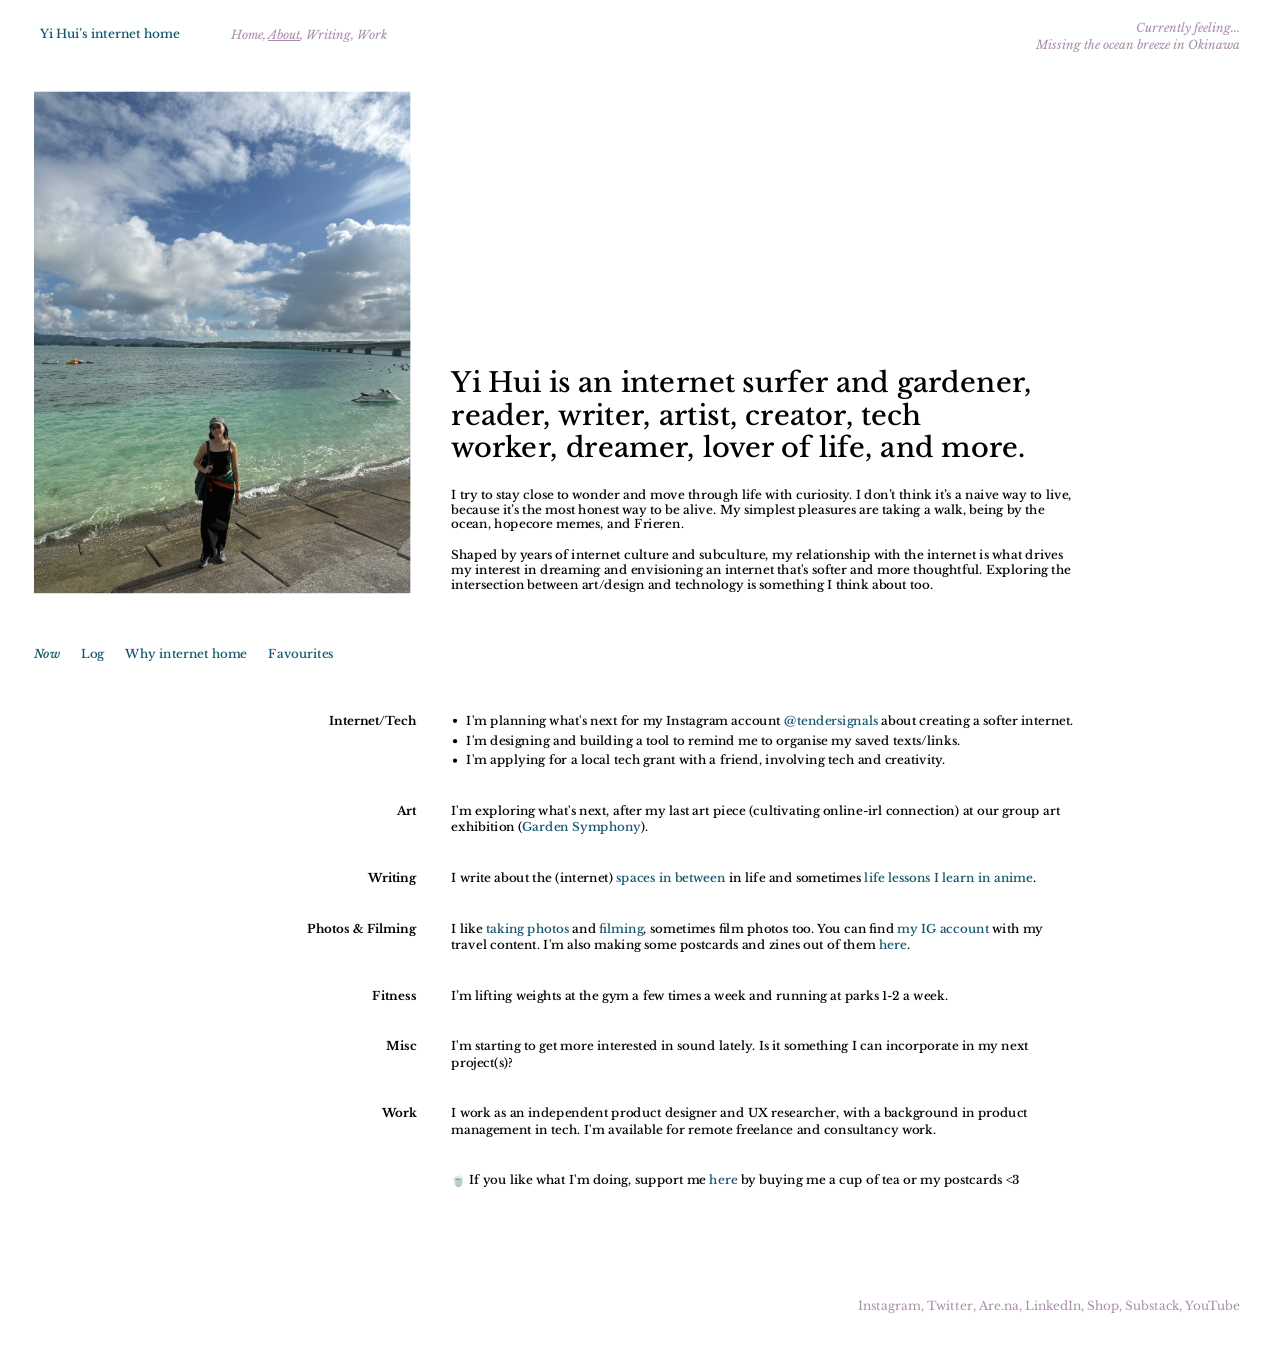
<file: about.html>
<!DOCTYPE html>
<html lang="en">
<head>
<meta charset="UTF-8">
<meta name="viewport" content="width=device-width, initial-scale=1, viewport-fit=cover">
<title>About — Yi Hui's internet home</title>
<link rel="icon" href="data:,">
<link rel="preconnect" href="https://fonts.googleapis.com">
<link rel="preconnect" href="https://fonts.gstatic.com" crossorigin>
<link href="https://fonts.googleapis.com/css2?family=Libre+Baskerville:ital,wght@0,400;0,700;1,400;1,700&display=swap" rel="stylesheet">
<link rel="stylesheet" href="assets/css/site.css">
<style>
  :root {
    box-sizing: border-box;
    padding-top: env(safe-area-inset-top, 0px);
    padding-bottom: env(safe-area-inset-bottom, 0px);
    --ink: #12566d;
    --lav: #aa8dab;
    --lav-dim: rgba(170,141,171,0.6);
    --paper: #f4f7fa;
  }
  html { scroll-padding-top: env(safe-area-inset-top, 0px); }
  *, *::before, *::after { box-sizing: border-box; }

  body {
    margin: 0;
    background: #fff;
    color: #000;
    font-family: 'Libre Baskerville', Georgia, 'Times New Roman', serif;
    -webkit-font-smoothing: antialiased;
    overflow-x: hidden;
  }
  a { color: var(--ink); text-decoration: none; transition: color 0.3s ease; }
a:hover { color: var(--lav); }


  /* ---------- Scale stage: fixed 1512-wide design, scaled as one
       unit to fit the screen width (never past its true 1:1 size).
       Unlike the home page, this page's content is taller than one
       screen by design, so it scrolls naturally — height is NOT
       fit-capped here. ---------- */
  .stage-wrap {
    position: relative;
    z-index: 2;
    width: 100%;
    overflow: hidden;
  }
  .canvas {
    position: absolute;
    left: 50%;
    top: 0;
    margin-left: -756px; /* half of 1512px design width, for centering */
    width: 1512px;
    height: 1300px; /* fallback; JS sets the real height per active tab */
    transform-origin: top center;
  }



  /* ---------- Social row: sits as a footer at the true end of the
       page (About scrolls, unlike Home, so this stays in normal flow
       instead of floating fixed over content as you scroll). ---------- */
.social-row {
  max-width: 1512px;
  margin: 0 auto;
  padding: 24px 40px 48px;
  text-align: right;
}

  /* ---------- Header: portrait photo + intro text ---------- */
  .about-header {
    position: absolute;
    left: 40px; top: 108px;
    width: 1233px; height: 593px;
  }
  .about-photo {
    position: absolute;
    left: 0; top: 0;
    width: 445px; height: 593px;
    overflow: hidden;
  }
  .about-photo img { width: 100%; height: 100%; object-fit: cover; display: block; }
    /* Heading + body sit in one block pinned to the BOTTOM of the header,
     so the last line always lines up with the bottom of the photo. */
  .about-text {
    position: absolute;
    left: 493px;
    bottom: 0;
    width: 740px;
  }
  .about-heading {
    width: 687px;
    margin-bottom: 27px;        /* gap between heading and body */
    font-size: 32px;
    font-weight: 500;
    line-height: 1.2;
    color: #000;
  }
  .about-heading p { margin: 0; }
  .about-body {
    font-size: 14px;
    font-weight: 500;
    line-height: 1.28;
    color: #000;
  }
  .about-body p { margin: 0; }

  /* ---------- Sub-nav (tabs) ---------- */
  .sub-nav {
    position: absolute;
    left: 40px; top: 763px;
    display: flex;
    gap: 25px;
    font-size: 14px;
    font-weight: 500;
    color: var(--ink);
  }
  .sub-nav button {
    font: inherit;
    color: inherit;
    background: none;
    border: none;
    padding: 0;
    cursor: pointer;
    font-family: 'Libre Baskerville', Georgia, serif;
  }
  .sub-nav button:hover { color: var(--lav); }
  .sub-nav button.active { font-style: italic; }

  /* ---------- Tab panels: each is a full-canvas-width absolute
       layer, so its children can use exact Figma coordinates
       directly (same system as the header above). ---------- */
  .tab-panel { position: absolute; left: 0; top: 0; width: 1512px; display: none; }
  .tab-panel.active { display: block; }

  /* "Now": category rows. cat-desc's left edge (533px) is the same
     x as the body paragraph in the header above, so they line up —
     that's the alignment your annotation pointed at. */
  .cat-row { position: absolute; left: 0; width: 1512px; }
  .cat-label {
    position: absolute;
    right: 1020px;
    top: 0;
    text-align: right;
    font-size: 14px;
    font-weight: 500;
    color: #000;
    white-space: nowrap;
  }
  .cat-desc {
    position: absolute;
    left: 533px;
    top: 0;
    width: 740px;
    font-size: 14px;
    font-weight: 500;
    line-height: 1.4;
    color: #000;
  }

/* "Past" and "Now": two-column rows in a grid, so the gap between rows
   stays the same no matter how long each description is. */
.past-list,
.now-list {
  position: absolute;
  left: 0; top: 842px;
  width: 1512px;
  display: grid;
  grid-template-columns: 492px 740px; /* label's right edge = 1512-1020 = 492 */
  column-gap: 41px;                   /* desc starts at 492 + 41 = 533 */
  row-gap: 40px;                      /* the consistent gap between categories */
}
.past-list .cat-label,
.past-list .cat-desc,
.now-list .cat-label,
.now-list .cat-desc {
  position: static;
  width: auto;
  line-height: 1.4; /* keeps label and desc baselines aligned */
}

/* Bullet lists inside a description */
.cat-desc ul {
  margin: 8px 0 0;
  padding-left: 18px;
}
.cat-desc ul:first-child { margin-top: 0; } /* bullets only, no description text */
.cat-desc li { margin: 0 0 4px; }
.cat-desc li:last-child { margin-bottom: 0; }


  
  /* "Why internet home" */
  .why-photo {
    position: absolute;
    left: 240px; top: 842px;
    width: 245px; height: 327px;
    overflow: hidden;
  }
  .why-photo img { width: 100%; height: 100%; object-fit: cover; display: block; }
  .why-text {
    position: absolute;
    left: 533px; top: 842px;
    width: 740px;
    font-size: 14px;
    font-weight: 500;
    line-height: 1.55;
    color: #000;
  }
  .why-text p { margin: 0 0 1em; }
  .why-text p:last-child { margin-bottom: 0; }
  .why-text a {
    color: var(--ink);
    text-decoration: none;
    transition: color 0.3s ease;
  }
  .why-text a:hover { color: var(--lav); }

  /* "Favourites": a 3-across grid of category cards. Hovering a card
     dims its image and reveals a list for that category — the
     mechanism your Figma "Anime" card showed. Only Anime has real
     content right now, so the rest stay as plain "coming soon"
     tiles rather than inventing categories that don't exist yet. */
  .fav-intro {
    position: absolute;
    left: 40px; top: 842px;
    width: 1432px;
    font-size: 14px;
    color: #000;
  }
  .fav-intro p { margin: 0 0 16px; }
  .fav-intro p:last-child { margin-bottom: 0; }
  .fav-intro .fav-quote { font-style: italic; }
  .fav-grid {
    position: absolute;
    left: 0; top: 962px;
    width: 1512px;
    display: grid;
    grid-template-columns: repeat(3, 504px);
  }
  .fav-card {
    position: relative;
    width: 504px; height: 447px;
    overflow: hidden;
    background: var(--paper);
    border-right: 1px solid var(--ink);
    border-bottom: 1px solid var(--ink);
    box-sizing: border-box;
  }
  .fav-grid > .fav-card:nth-child(3n+1) { border-left: 1px solid var(--ink); }
  .fav-grid > .fav-card:nth-child(-n+3) { border-top: 1px solid var(--ink); }
  .fav-card.has-content { cursor: pointer; }
  .fav-card-media {
    position: absolute;
    left: 24px; top: 24px; right: 24px; bottom: 64px;
    overflow: hidden;
  }
  .fav-card-media img {
    width: 100%; height: 100%;
    object-fit: contain;
    display: block;
    transition: opacity 0.4s ease;
  }
  .fav-card .fav-label {
    position: absolute;
    left: 0; right: 0; bottom: 24px;
    text-align: center;
    font-size: 14px;
    color: #000;
    pointer-events: none;
    z-index: 2;
  }
  .fav-card .fav-overlay {
    position: absolute;
    inset: 0;
    z-index: 1;
    background: #f5e8f5;
    display: flex;
    flex-direction: column;
    align-items: center;
    justify-content: center;
    padding: 40px 40px 56px;
    text-align: center;
    opacity: 0;
    transition: opacity 0.4s ease;
    pointer-events: none;
    box-sizing: border-box;
  }
  .fav-card.has-content:hover .fav-card-media img { opacity: 0.15; }
  .fav-card.has-content:hover .fav-overlay,
  .fav-card.placeholder.hoverable:hover .fav-overlay { opacity: 1; pointer-events: auto; }
  .fav-overlay h4 { margin: 0 0 14px; font-size: 14px; font-weight: 700; color: var(--ink); }
  .fav-overlay ul { list-style: disc; margin: 0; padding-left: 20px; text-align: left; font-size: 13px; line-height: 1.7; color: #000; max-width: 320px; }
  .fav-overlay .fav-more { margin-top: 14px; font-size: 13px; }
  .fav-overlay .fav-more a { color: var(--ink); text-decoration: none; transition: color 0.3s ease; }
  .fav-overlay .fav-more a:hover { color: var(--lav); }

  .fav-card.placeholder {
    display: flex;
    align-items: center;
    justify-content: center;
    background: var(--paper);
    box-sizing: border-box;
  }
  .fav-card.placeholder span {
    font-size: 13px;
    font-style: italic;
    color: var(--lav);
  }
  .fav-card.placeholder.hoverable {
    cursor: pointer;
    transition: background 0.4s ease;
  }
  .fav-card.placeholder.hoverable:hover {
    background: #f5e8f5;
  }
  .fav-card.placeholder.hoverable:hover > span { opacity: 0; }
  .fav-card.placeholder.hoverable .fav-overlay { background: transparent; }

  .tab-placeholder {
    font-size: 14px;
    font-style: italic;
    color: var(--lav);
  }

  /* ---------- Mobile ---------- */
  body.is-mobile .stage-wrap { overflow: visible; }
  body.is-mobile .canvas {
    position: static !important;
    left: auto !important;
    margin-left: 0 !important;
    width: 100% !important;
    height: auto !important;
    transform: none !important;
    padding: 88px 6% 64px;
  }
  
  body.is-mobile .social-row {
    max-width: none;
    width: 100%;
    text-align: left;
    padding: 0 6%;
    margin-top: 40px;
  }

  body.is-mobile .about-header { position: static; width: 100%; height: auto; }
  body.is-mobile .about-photo { position: static; width: 100%; height: 70vw; max-height: 600px; margin-bottom: 24px; }
  body.is-mobile .about-text { position: static; width: 100%; }
  body.is-mobile .about-heading,
  body.is-mobile .about-body {
    position: static;
    width: 100%;
    height: auto; 
    margin-bottom: 20px;
  }
  body.is-mobile .about-heading { font-size: 24px; }

  body.is-mobile .sub-nav { position: static; margin: 32px 0 24px; flex-wrap: wrap; row-gap: 8px; }
  body.is-mobile .tab-panel { position: static; width: 100%; }

  body.is-mobile .cat-row { position: static; width: 100%; margin-bottom: 24px; display: block; }
  body.is-mobile .cat-label { position: static; text-align: left; margin-bottom: 4px; display: block; }
  body.is-mobile .cat-desc { position: static; width: 100%; display: block; }

body.is-mobile .past-list,
body.is-mobile .now-list { position: static; width: 100%; display: block; }
body.is-mobile .past-list .cat-label,
body.is-mobile .now-list .cat-label { display: block; text-align: left; margin-bottom: 4px; }
body.is-mobile .past-list .cat-desc,
body.is-mobile .now-list .cat-desc { display: block; margin-bottom: 24px; }
  
  body.is-mobile .why-photo { position: static; width: 100%; height: 60vw; max-height: 360px; margin-bottom: 20px; }
  body.is-mobile .why-text { position: static; width: 100%; }

  body.is-mobile .fav-intro { position: static; width: 100%; margin-bottom: 24px; }
  body.is-mobile .fav-grid { position: static; width: 100%; display: block; }
  body.is-mobile .fav-card { width: 100%; height: 68vw; max-height: 420px; margin-bottom: 12px; border: 1px solid var(--ink); }
  body.is-mobile .fav-card .fav-overlay {
  padding: 20px;
  overflow-y: auto;
  -webkit-overflow-scrolling: touch;
  justify-content: flex-start;
}
body.is-mobile .fav-card.has-content:hover .fav-label,
body.is-mobile .fav-card.placeholder.hoverable:hover .fav-label {
  opacity: 0;
}

  @media (prefers-reduced-motion: reduce) {
    * { transition-duration: 0.01ms !important; }
  }
</style>
</head>
<body>

  <script src="assets/js/nav.js"></script>

  <div class="stage-wrap" id="stageWrap">
    <div class="canvas" id="canvas">
      

      <div class="about-header">
        <div class="about-photo">
          <img src="assets/images/IMG_1587.JPG" alt="Yi Hui, portrait photo">
        </div>
        <div class="about-text">
          <div class="about-heading">
            <p>Yi Hui is an internet surfer and gardener, reader, writer, artist, creator, tech worker, dreamer, lover of life, and more.</p>
          </div>
          <div class="about-body">
            <p>I try to stay close to wonder and move through life with curiosity. I don&rsquo;t think it&rsquo;s a naive way to live, because it&rsquo;s the most honest way to be alive. My simplest pleasures are taking a walk, being by the ocean, hopecore memes, and Frieren.</p>
            <p>&nbsp;</p>
            <p>Shaped by years of internet culture and subculture, my relationship with the internet is what drives my interest in dreaming and envisioning an internet that's softer and more thoughtful. Exploring the intersection between art/design and technology is something I think about too. </p>
          </div>
        </div>
      </div>

<div class="sub-nav" id="subNav">
  <button type="button" class="active" data-tab="now" data-auto-height>Now</button>
  <button type="button" data-tab="past" data-auto-height>Log</button>
  <button type="button" data-tab="why" data-auto-height>Why internet home</button>
  <button type="button" data-tab="favourites" data-auto-height>Favourites</button>
</div>

      <div class="tab-panel active" id="tab-now">
  <div class="now-list">

    <div class="cat-label"><b>Internet/Tech</b></div>
       <div class="cat-desc">
        <ul>
    <li>I'm planning what's next for my Instagram account <a href="https://www.instagram.com/tendersignals">@tendersignals</a> about creating a softer internet. </li>
    <li>I'm designing and building a tool to remind me to organise my saved texts/links.</a></li>
    <li>I'm applying for a local tech grant with a friend, involving tech and creativity.</li> 
  </ul>
    </div>

    <div class="cat-label"><b>Art</b></div>
    <div class="cat-desc">I'm exploring what's next, after my last art piece (cultivating online-irl connection) at our group art exhibition (<a href="https://www.instagram.com/gentle.cosmos/">Garden Symphony</a>).</div>

    <div class="cat-label"><b>Writing</b></div>
    <div class="cat-desc">I write about the (internet) <a href="https://yihuiwrites.substack.com/">spaces in between</a> in life and sometimes <a href="https://yihui.substack.com/">life lessons I learn in anime</a>.</div>

    <div class="cat-label"><b>Photos &amp; Filming</b></div>
    <div class="cat-desc">I like <a href="https://unsplash.com/@yihuichan">taking photos</a> and <a href="https://www.youtube.com/@yihuic">filming</a>, sometimes film photos too. You can find <a href="https://www.instagram.com/burntmustard/">my IG account</a> with my travel content. I'm also making some postcards and zines out of them <a href="https://buymeacoffee.com/chanyihui/extras">here</a>.</div>

    <div class="cat-label"><b>Fitness</b></div>
    <div class="cat-desc">I&rsquo;m lifting weights at the gym a few times a week and running at parks 1-2 a week.</div>

    <div class="cat-label"><b>Misc</b></div>
    <div class="cat-desc">I'm starting to get more interested in sound lately. Is it something I can incorporate in my next project(s)?</div>

    <div class="cat-label"><b>Work</b></div>
    <div class="cat-desc">I work as an independent product designer and UX researcher, with a background in product management in tech. I'm available for remote freelance and consultancy work.</div>

    <div class="cat-label"></div> <!-- empty label for the tea line -->
    <div class="cat-desc">🍵 If you like what I'm doing, support me <a href="https://buymeacoffee.com/chanyihui">here</a> by buying me a cup of tea or my postcards <3</div>

  </div>
</div>

<div class="tab-panel" id="tab-past">
  <div class="past-list" id="past-list">
    <div class="cat-label">Oct 2026</div>
    <div class="cat-desc">
       <ul>
    <li>New personal website - you're here now!</li>
    <li>Talk: Spoke about how to surf the internet again at <a href="https://www.instagram.com/p/Dea5qcwD-kk">Sunward Club</a></li>
  </ul>
    </div>

    <div class="cat-label">Aug 2026</div>
    <div class="cat-desc">
        <ul>
    <li>Co-organised <a href="https://www.instagram.com/gentle.cosmos/">Garden Symphony</a> group art exhibition</li>
    <li>Exhibited <a href="https://www.instagram.com/p/DcBNewokYIO">my art piece at Garden Symphony.</a></li>
    <li>Co-hosted <a href="https://htmlday-kl.neocities.org/">HTML energy</a> at a park in Kuala Lumpur.</li> 
  </ul>
    </div>

    <div class="cat-label">2025</div>
    <div class="cat-desc">
        <ul>
    <li>Co-hosted three workshops: With IKAN Glampsite and Mossery.</li>
    <li>Started an Instagram account to talk about the internet <a href="https://www.instagram.com/tendersignals">@tendersignals</a></li>
  </ul>
    </div>

        <div class="cat-label">2022</div>
    <div class="cat-desc">
        <ul>
    <li>Volunteered at Kuala Lumpur Art Book Fair and met lifelong friends.</li>
    <li>Completed my 50 hour Yin Yoga training with Yoga Alliance, technically certified now.</a></li>
  </ul>
    </div>

            <div class="cat-label">2021</div>
    <div class="cat-desc">Wrote for 30 days. Drew and participated in Inktober (31 days): Ghibli theme. (See <a href="https://x.com/empirepowder/status/1443848188847292423">here</a>)</div>

    <div class="cat-label">2020</div>
    <div class="cat-desc">(Ongoing) Built and launched <a href="https://buttermilkart.netlify.app/">Buttermilk</a>: A directory to discover Malaysian artists. Featured on The Star & Vulcan Post.</div>
    </div>
    
</div>
      
      <div class="tab-panel" id="tab-why">
        <div class="why-photo">
          <img src="assets/images/why-internet.png" alt="Ocean">
        </div>
        <div class="why-text">
          <p>I was never a quiet and reserved child, but school happened. I didn&rsquo;t have a place that I feel like I belonged, so I made the internet my home. I became an <a href="https://yihuichan.com/why-being-an-internet-native-means-a-lot-to-me" target="_blank" rel="noopener">internet native</a>. Some of my early internet rabbit holes were FanFiction, DeviantArt, Blogger, Tumblr, and even built my own fan website. It was my refuge at first, then it became a place to express myself more freely and as authentic as I can be in my adolescence.</p>
          <p>I want to continue the era of &ldquo;surfing the internet&rdquo; when we weren&rsquo;t absorbed with algorithms, metrics, and &ldquo;content&rdquo;.</p>
          <p>I&rsquo;m continuously growing this internet space into somewhere comfy that I can return to anytime, hopefully inspiring others to create their own. And to contribute in building <a href="https://twitter.com/empirepowder/status/1585919870524305408?ref=yihuichan.com" target="_blank" rel="noopener">an internet that I'd like to see more of</a>, like <a href="https://www.are.na/yihui-c/the-internet-i-want-to-see-more-of">this too</a>. Something cosier, softer, more thoughtful, more alive.</p>
        <p>~</p>
          <p>Inspirations: <a href="https://everythingi.love/">Chia Amisola</a>, <a href="https://connie.surf/">Connie</a>, <a href="https://spencer.place/">Spencer Chang</a>, <a href="https://cloudlord.management/">Kristoffer Tjalve</a>, <a href="https://laurelschwulst.com/">Laura Schwulst</a>, <a href="https://maggieappleton.com/">Maggie Appleton</a>.</p>
        </div>
      </div>

      <div class="tab-panel" id="tab-favourites">
        <div class="fav-intro">
          <p class="fav-quote">&ldquo;Do I contradict myself? Very well then I contradict myself. I am large, I contain multitudes.&rdquo; &ndash; Walt Whitman</p>
          <p>I like lists, so here are some lists of my favourites (in no order). Most of them are my influences too, shaping some of my thoughts and values and who I am today.</p>
        </div>
        <div class="fav-grid">
          <div class="fav-card has-content">
            <div class="fav-card-media"><img src="assets/images/heike.jpeg" alt="Anime list"></div>
            <div class="fav-label">Anime</div>
            <div class="fav-overlay">
              <ul>
                <li>Hunter x Hunter</li>
                <li>Heike Monogatari</li>
                <li>Frieren</li>
                <li>Dungeon Meshi</li>
                <li>Mob Psycho 100</li>
                <li>Made in Abyss</li>
                <li>Gurren Lagann</li>
                <li>A place further than the universe</li>
                <li>D.Gray-man</li>
                <li>Katanagatari</li>
              </ul>
              <p class="fav-more"><a href="https://myanimelist.net/animelist/Castaspell">View my full anime list here.</a></p>
              <p class="fav-more"><a href="https://metropolisjapan.com/the-heike-story/">(Photo credit here)</a></p>
            </div>
          </div>
          <div class="fav-card has-content">
            <div class="fav-card-media"><img src="assets/images/desscaras.png" alt="Manga list"></div>
            <div class="fav-label">Manga</div>
            <div class="fav-overlay">
              <ul>
                <li>Ichi the Witch</li>
                <li>Frieren</li>
                <li>Dungeon Meshi</li>
                <li>Skip to Loafer</li>
                <li>Dorohedoro</li>
                <li>Donten ni Warau</li>
                <li>Kingdom</li>
                <li>Vagabond</li>
                <li>Berserk</li>
              </ul>
             <p class="fav-more"><a href="https://myanimelist.net/mangalist/Castaspell">View my full manga list here.</a></p>
              <p class="fav-more">Photo credit: Ichi the Witch, chapter 73</p>
            </div>
          </div>
          <div class="fav-card has-content">
            <div class="fav-card-media"><img src="assets/images/PerfectDays.jpeg" alt="Film list"></div>
            <div class="fav-label">Films</div>
            <div class="fav-overlay">
              <ul>
                <li>Princess Mononoke</li>
                <li>Inception</li>
                <li>Arrival</li>
                <li>Perfect Days</li>
                <li>How to Train Your Dragon trilogy</li>
                <li>Pacific Rim</li>
                <li>Everything Everywhere All At Once</li>
                <li>Mad Max: Fury Road</li>
                <li>Any movie by Kon Satoshi</li>
              </ul>
              <p class="fav-more"><a href="https://letterboxd.com/espionage/">View my full list here.</a></p>
              <p class="fav-more">Photo credit: Perfect Days</p>
            </div>
          </div>
          <div class="fav-card has-content">
            <div class="fav-card-media"><img src="assets/images/Fred.png" alt="Live music"></div>
            <div class="fav-label">Bands/musicians I saw live</div>
            <div class="fav-overlay">
              <ul>
                <li>Fred again</li>
                <li>Sammy Virji</li>
                <li>The xx</li>
                <li>Muse x2</li>
                <li>Linkin Park</li>
                <li>Phoenix</li>
                <li>Crystal Castles</li>
                <li>Hitsujibungaku</li>
                <li>Vince Staples</li>
                <li>M83</li>
                <li>Hans Zimmer</li>
                <li>Panic! At the Disco</li>
              </ul>
              <p class="fav-more">Fred's my favourite dj/musician I've seen live. Would go again and again and again.</p>
            </div>
          </div>
          <div class="fav-card has-content">
            <div class="fav-card-media"><img src="assets/images/tardis.jpg" alt="TV series"></div>
            <div class="fav-label">TV series</div>
            <div class="fav-overlay">
              <ul>
                <li>Doctor Who (9-11)</li>
                <li>The Good Place</li>
                <li>Good Omens</li>
                <li>Parks and Recreation</li>
                <li>Avatar: The Last Airbender</li>
                <li>Blossoms of Power</li>
                <li>Pursuit of Jade</li>
              </ul>
              <p class="fav-more"><a href="https://www.doctorwho.tv/news-and-features/what-is-the-tardis">(Photo credit here)</a></p>
            </div>
          </div>
          <div class="fav-card has-content">
            <div class="fav-card-media"><img src="assets/images/Kissa.jpg" alt="Things I own"></div>
            <div class="fav-label">Things I own</div>
            <div class="fav-overlay">
              <ul>
                <li>Art books</li>
                <li>Cameras</li>
                <li>And more...</li>
              </ul>
              <p class="fav-more"><a href="https://yihuiyihui.github.io/favourite-things/">View here</a></p>
            </div>
          </div>
          <div class="fav-card has-content">
            <div class="fav-card-media"><img src="assets/images/Bookbear.jpg" alt="Bookbear "></div>
            <div class="fav-label">Writers (Online)</div>
            <div class="fav-overlay">
              <ul>
                <li>Craig Mod</li>
                <li>Ava - Bookbear Express</li>
                <li>Henrik Karlsson</li>
                <li>Maja - Velvet Noise</li>
                <li>Visakan Veerasamy</li>
              </ul>
              <p class="fav-more"><a href="https://www.avabear.xyz/about">(Photo credit here)</a></p>
            </div>
          </div>
          <div class="fav-card has-content">
            <div class="fav-card-media"><img src="assets/images/sidedoors.png" alt="Bookbear "></div>
            <div class="fav-label">Essays</div>
            <div class="fav-overlay">
              <ul>
                <li>alive internet theory - Spencer Chang</li>
                <li>Radical fun - Ava</li>
                <li>how to enter side doors - maja</li>
                <li>Flounder Mode - Brie Wolfson</li>
                <li>Face it: you're a crazy person - Adam Mastroianni</li>
                <li>Awareness is a User Interface - Michael Ashcroft</li>
                <li>A rationalist’s guide to manifestation. - Isabel</li>
                <li>Looking Closely is Everything - Craig Mod</li>
                <li>the right thing for you will not feel wrong all the time - Ava</li>
              </ul>
              <p class="fav-more">I HAVE SO MANY. These are a few.</p>
              <p class="fav-more"><a href="https://velvetnoise.substack.com/p/how-to-enter-side-doors">(Photo credit here)</a></p>
            </div>
          </div>
          <div class="fav-card placeholder hoverable">
            <span>More favourites coming soon</span>
            <div class="fav-label">Places</div>
            <div class="fav-overlay">
              <ul>
                <li>Placeholder spot 1</li>
                <li>Placeholder spot 2</li>
                <li>Placeholder spot 3</li>
              </ul>
              <p class="fav-more">Placeholder category &ndash; content coming soon.</p>
            </div>
          </div>

        </div>
      </div>
    </div>
  </div>

    <script src="assets/js/footer.js"></script>

<script>
(function () {
  var stageWrap = document.getElementById('stageWrap');
  var canvas = document.getElementById('canvas');
  var navBgFill = document.getElementById('navBgFill');
  var body = document.body;
  var DESIGN_W = 1512;
  var NAV_H = 72;
  var MOBILE_BREAKPOINT = 720;

  function applyScale() {
    var vw = window.innerWidth;
    if (vw <= MOBILE_BREAKPOINT) {
      body.classList.add('is-mobile');
      stageWrap.style.height = 'auto';
      return;
    }
    body.classList.remove('is-mobile');
    var scale = Math.min(vw / DESIGN_W, 1);
    var h = canvas.offsetHeight;
    canvas.style.transform = 'scale(' + scale + ')';
    stageWrap.style.height = (h * scale) + 'px';
  }

  window.applyScale = applyScale;
  window.addEventListener('resize', applyScale);
  applyScale();
})();

(function () {
  var feelingTrigger = document.getElementById('feelingTrigger');
  var feelingPhoto = document.getElementById('feelingPhoto');
  if (!feelingTrigger || !feelingPhoto) { return; }

  feelingTrigger.addEventListener('mouseenter', function () {
    feelingPhoto.classList.add('is-visible');
  });
  feelingTrigger.addEventListener('mouseleave', function () {
    feelingPhoto.classList.remove('is-visible');
  });
  feelingTrigger.addEventListener('touchstart', function (e) {
    e.preventDefault();
    feelingPhoto.classList.toggle('is-visible');
  }, { passive: false });
})();

(function () {
  var canvas = document.getElementById('canvas');
  var buttons = document.querySelectorAll('.sub-nav button');
  var panels = document.querySelectorAll('.tab-panel');

var PAGE_BOTTOM_PADDING = 100; // space under the lowest content
var DESIGN_W = 1512;

// Finds the lowest edge of the active tab's content (in design pixels)
// and sizes the canvas to fit it, so every tab grows with its content.
function measureActivePanel(panel) {
  var scale = canvas.getBoundingClientRect().width / DESIGN_W || 1;
  var canvasTop = canvas.getBoundingClientRect().top;
  var bottom = 0;
  panel.querySelectorAll('.cat-label, .cat-desc, .why-photo, .why-text, .fav-intro, .fav-grid').forEach(function (el) {
    var b = (el.getBoundingClientRect().bottom - canvasTop) / scale;
    if (b > bottom) { bottom = b; }
  });
  return Math.ceil(bottom);
}

function setCanvasHeightForTab(btn) {
  var panel = document.getElementById('tab-' + btn.dataset.tab);
  var h = measureActivePanel(panel) + PAGE_BOTTOM_PADDING;
  canvas.style.height = h + 'px';
  if (window.applyScale) { window.applyScale(); }
}

// Re-measure once web fonts load, since text wrapping can change the height
function refreshActiveTab() {
  var active = document.querySelector('.sub-nav button.active');
  if (active) { setCanvasHeightForTab(active); }
}
window.addEventListener('load', refreshActiveTab);
if (document.fonts && document.fonts.ready) { document.fonts.ready.then(refreshActiveTab); }

  buttons.forEach(function (btn) {
    btn.addEventListener('click', function () {
      buttons.forEach(function (b) { b.classList.remove('active'); });
      panels.forEach(function (p) { p.classList.remove('active'); });
      btn.classList.add('active');
      document.getElementById('tab-' + btn.dataset.tab).classList.add('active');
      setCanvasHeightForTab(btn);
    });
  });

  // Set the correct height for whichever tab starts active (Now).
  var initialBtn = document.querySelector('.sub-nav button.active');
  if (initialBtn) { setCanvasHeightForTab(initialBtn); }
})();
</script>
</body>
</html>
</file>
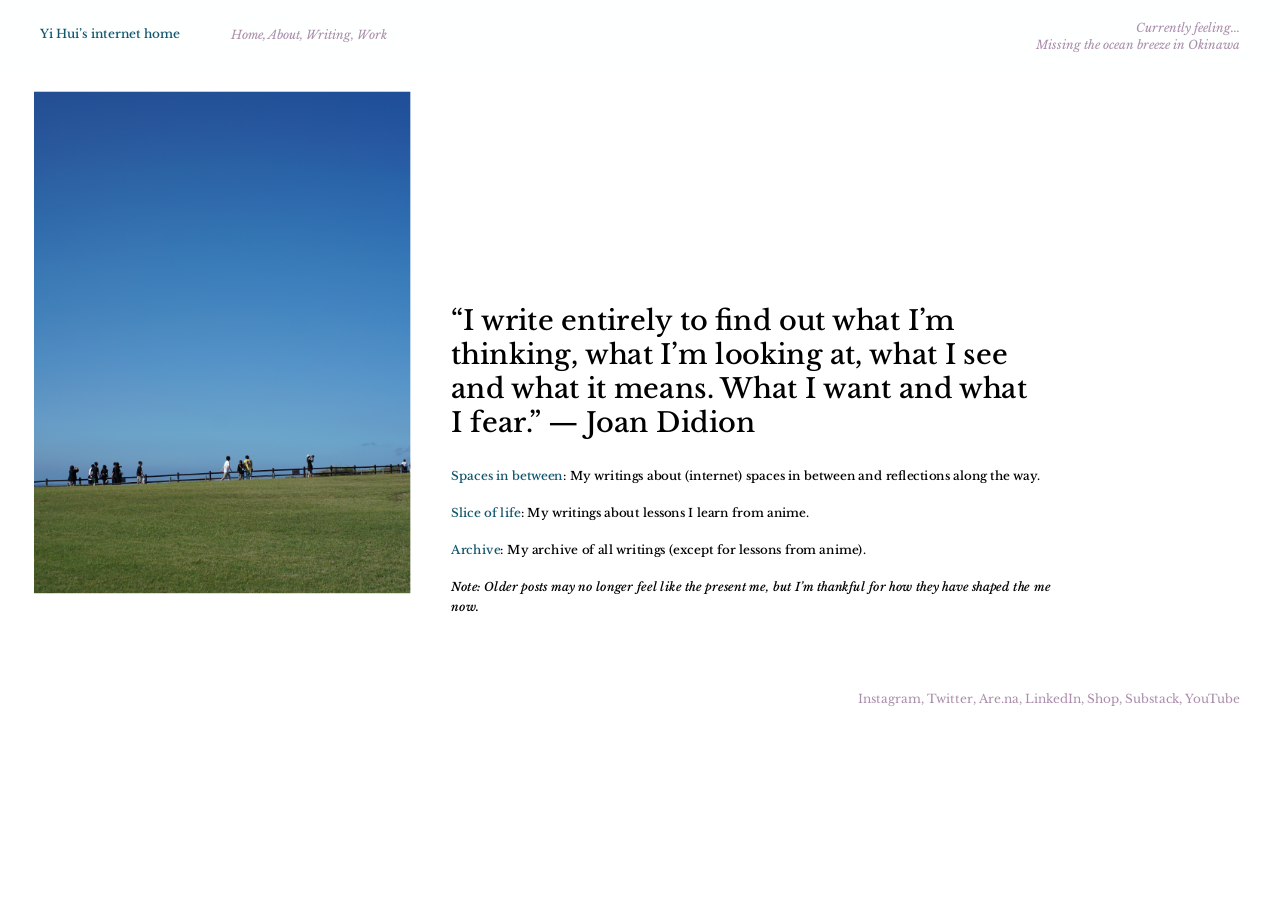
<file: writing.html>
<!DOCTYPE html>
<html lang="en">
<head>
<meta charset="UTF-8">
<meta name="viewport" content="width=device-width, initial-scale=1, viewport-fit=cover">
<title>Writing — Yi Hui's internet home</title>
<link rel="icon" href="data:,">
<link rel="preconnect" href="https://fonts.googleapis.com">
<link rel="preconnect" href="https://fonts.gstatic.com" crossorigin>
<link href="https://fonts.googleapis.com/css2?family=Libre+Baskerville:ital,wght@0,400;0,700;1,400;1,700&display=swap" rel="stylesheet">
<link rel="stylesheet" href="assets/css/site.css">
<style>
  :root {
    box-sizing: border-box;
    padding-top: env(safe-area-inset-top, 0px);
    padding-bottom: env(safe-area-inset-bottom, 0px);
    --ink: #12566d;
    --lav: #aa8dab;
    --lav-dim: rgba(170,141,171,0.6);
    --paper: #f4f7fa;
  }
  html { scroll-padding-top: env(safe-area-inset-top, 0px); }
  *, *::before, *::after { box-sizing: border-box; }

  body {
    margin: 0;
    background: #fff;
    color: #000;
    font-family: 'Libre Baskerville', Georgia, 'Times New Roman', serif;
    -webkit-font-smoothing: antialiased;
    overflow-x: hidden;
  }
  a { color: var(--ink); text-decoration: none; transition: color 0.3s ease; }
  a:hover { color: var(--lav); }

  /* ---------- Scale stage: fixed 1512-wide design, scaled as one
       unit to fit the screen width (never past its true 1:1 size).
       Like About, this page's content can run taller than one
       screen, so it scrolls naturally rather than being height-capped. ---------- */
  .stage-wrap {
    position: relative;
    z-index: 2;
    width: 100%;
    overflow: hidden;
  }
  .canvas {
    position: absolute;
    left: 50%;
    top: 0;
    margin-left: -756px; /* half of 1512px design width, for centering */
    width: 1512px;
    height: 760px;
    transform-origin: top center;
  }

  /* ---------- Social row: sits as a footer at the true end of the
       page (this page scrolls, so it stays in normal flow instead of
       floating fixed over content as you scroll). ---------- */
.social-row {
  max-width: 1512px;
  margin: 0 auto;
  padding: 48px 40px 40px;
  text-align: right;
}

  /* ---------- Quote + body: one text column. Spacing between the
       quote and the body list is a real margin (not two independent
       hard-coded top values), so it stays correct even if the quote
       wraps to a different number of lines. ---------- */
.writing-text {
  position: absolute;
  left: 533px; top: 327px;   /* same x as the About page text */
  width: 722px;
}
  .writing-quote {
    margin: 0 0 28px;
    width: 687px;
    font-size: 32px;
    font-weight: 500;
    line-height: 1.25;
    color: #000;
  }
  .writing-body {
    font-size: 14px;
    font-weight: 500;
    line-height: 1.7;
    color: #000;
  }
  .writing-body p { margin: 0 0 20px; }
  .writing-body p:last-child { margin-bottom: 0; }
  .writing-body a {
    color: var(--ink);
    text-decoration: none;
    transition: color 0.3s ease;
  }
  .writing-body a:hover { color: var(--lav); }
  .writing-note { font-style: italic; margin-top: 40px; }

  /* ---------- Photo ---------- */
.writing-photo {
  position: absolute;
  left: 40px; top: 108px;    /* same position and size as the About photo */
  width: 445px; height: 593px;
  overflow: hidden;
  }
  .writing-photo img { width: 100%; height: 100%; object-fit: cover; display: block; }

  /* ---------- Mobile ---------- */
  body.is-mobile .stage-wrap { overflow: visible; }
  body.is-mobile .canvas {
    position: static !important;
    left: auto !important;
    margin-left: 0 !important;
    width: 100% !important;
    height: auto !important;
    transform: none !important;
    padding: 88px 6% 64px;
  }

  body.is-mobile .social-row {
    max-width: none;
    width: 100%;
    text-align: left;
    padding: 0 6%;
    margin-top: 40px;
  }

  body.is-mobile .writing-photo {
    position: static;
    width: 100%;
    height: 80vw;
    max-height: 480px;
    margin-bottom: 32px;
  }
  body.is-mobile .writing-text {
    position: static;
    width: 100%;
  }
  body.is-mobile .writing-quote {
    width: 100%;
    font-size: 24px;
    margin-bottom: 28px;
  }

  @media (prefers-reduced-motion: reduce) {
    * { transition-duration: 0.01ms !important; }
  }
</style>
</head>
<body>

  <script src="assets/js/nav.js"></script>

  <div class="stage-wrap" id="stageWrap">
    <div class="canvas" id="canvas">

      <div class="writing-photo">
        <img src="assets/images/Manzamo.JPG" alt="Manzamo">
      </div>

      <div class="writing-text">
        <div class="writing-quote">
          <p>&ldquo;I write entirely to find out what I&rsquo;m thinking, what I&rsquo;m looking at, what I see and what it means. What I want and what I fear.&rdquo; &mdash; Joan Didion</p>
        </div>
        <div class="writing-body">
          <p><a href="https://yihuiwrites.substack.com/">Spaces in between</a>: My writings about (internet) spaces in between and reflections along the way.</p>
          <p><a href="https://yihui.substack.com/">Slice of life</a>: My writings about lessons I learn from anime.</p>
          <p><a href="https://yihuichan.com/page/2/">Archive</a>: My archive of all writings (except for lessons from anime).</p>
          <p class="writing-note">Note: Older posts may no longer feel like the present me, but I&rsquo;m thankful for how they have shaped the me now.</p>
        </div>
      </div>

    </div>
  </div>

    <script src="assets/js/footer.js"></script>

<script>
(function () {
  var stageWrap = document.getElementById('stageWrap');
  var canvas = document.getElementById('canvas');
  var body = document.body;
  var DESIGN_W = 1512;
  var MOBILE_BREAKPOINT = 720;

  function applyScale() {
    var vw = window.innerWidth;
    if (vw <= MOBILE_BREAKPOINT) {
      body.classList.add('is-mobile');
      stageWrap.style.height = 'auto';
      return;
    }
    body.classList.remove('is-mobile');
    var scale = Math.min(vw / DESIGN_W, 1);
    var h = canvas.offsetHeight;
    canvas.style.transform = 'scale(' + scale + ')';
    stageWrap.style.height = (h * scale) + 'px';
  }

  window.addEventListener('resize', applyScale);
  applyScale();
})();

  (function () {
  var feelingTrigger = document.getElementById('feelingTrigger');
  var feelingPhoto = document.getElementById('feelingPhoto');

  feelingTrigger.addEventListener('mouseenter', function () {
    feelingPhoto.classList.add('is-visible');
  });
  feelingTrigger.addEventListener('mouseleave', function () {
    feelingPhoto.classList.remove('is-visible');
  });
  feelingTrigger.addEventListener('touchstart', function (e) {
    e.preventDefault();
    feelingPhoto.classList.toggle('is-visible');
  }, { passive: false });
})();
  
</script>
</body>
</html>
</file>
<file: assets/css/site.css>
:root {
  --ink: #12566d;
  --lav: #aa8dab;
  --lav-dim: rgba(170,141,171,0.6);
  --nav-bg: rgba(242,249,255,0.1);
  --feeling-right: 40px;
}

.nav-bg-fill {
  position: fixed;
  top: 0; left: 0;
  width: 100%;
  height: 72px;
  z-index: 3;
  background: var(--nav-bg);
  -webkit-backdrop-filter: blur(2px);
  backdrop-filter: blur(2px);
}
body.is-mobile .nav-bg-fill { display: none; }

body.is-mobile .nav {
  position: relative;
  z-index: 3;
  width: auto;
  height: auto;
  padding: 24px 6% 10px;
}

body.is-mobile .nav-title {
  position: static;
  font-size: 12px;
  display: block;
  margin-bottom: 6px;
}
body.is-mobile .nav-links {
  position: static;
  font-size: 12px;
  white-space: normal;
  display: block;
}
body.is-mobile .nav-feeling { display: none; }
body.is-mobile .feeling-photo { display: none; }

.nav {
  position: fixed;
  top: 0; left: 0;
  width: 100%;
  height: 72px;
  z-index: 4;
  transition: opacity 0.4s ease;
}
.nav-title {
  position: absolute;
  left: 40px; top: 25px;
  font-weight: 500;
  font-size: 12px;
  line-height: 17px;
  color: var(--ink);
  white-space: nowrap;
}
.nav-links {
  position: absolute;
  left: 231px; top: 27px;
  font-style: italic;
  font-size: 12px;
  line-height: 15px;
  color: var(--lav);
  white-space: nowrap;
}
.nav-links a { color: inherit; text-decoration: none; }
.nav-links a:hover { color: var(--ink); }
.nav-links a.current { text-decoration: underline; text-decoration-skip-ink: none; }
.nav-feeling {
  position: absolute;
  right: var(--feeling-right); top: 19px;
  width: 230px;
  text-align: right;
  font-style: italic;
  font-size: 12px;
  line-height: 17px;
  color: var(--lav);
  cursor: default;
  transition: color .35s ease;
}
.nav-feeling:hover { color: var(--lav-dim); }
.nav-feeling p { margin: 0; }

.feeling-photo {
  position: fixed;
  right: var(--feeling-right); top: 60px;
  width: 322px; height: 429px;
  opacity: 0;
  transform: translateY(6px);
  transition: opacity .5s ease, transform .5s ease;
  pointer-events: none;
  overflow: hidden;
  z-index: 5;
}
.feeling-photo img { width: 100%; height: 100%; object-fit: cover; display: block; }
.feeling-photo.is-visible { opacity: 1; transform: translateY(0); pointer-events: auto; }

.social-row {
  font-size: 12px;
  color: var(--lav);
}
.social-row a { color: inherit; text-decoration: none; transition: color 0.35s ease; }
.social-row a:hover { color: var(--lav-dim); }

body.is-mobile .nav-title { position: static; font-size: 12px; }
body.is-mobile .nav-links { position: static; font-size: 12px; white-space: normal; }
body.is-mobile .nav-feeling { display: none; }
body.is-mobile .feeling-photo { display: none; }

a { color: var(--ink); text-decoration: none; transition: color 0.3s ease; }
a:hover { color: var(--lav); }
</file>
